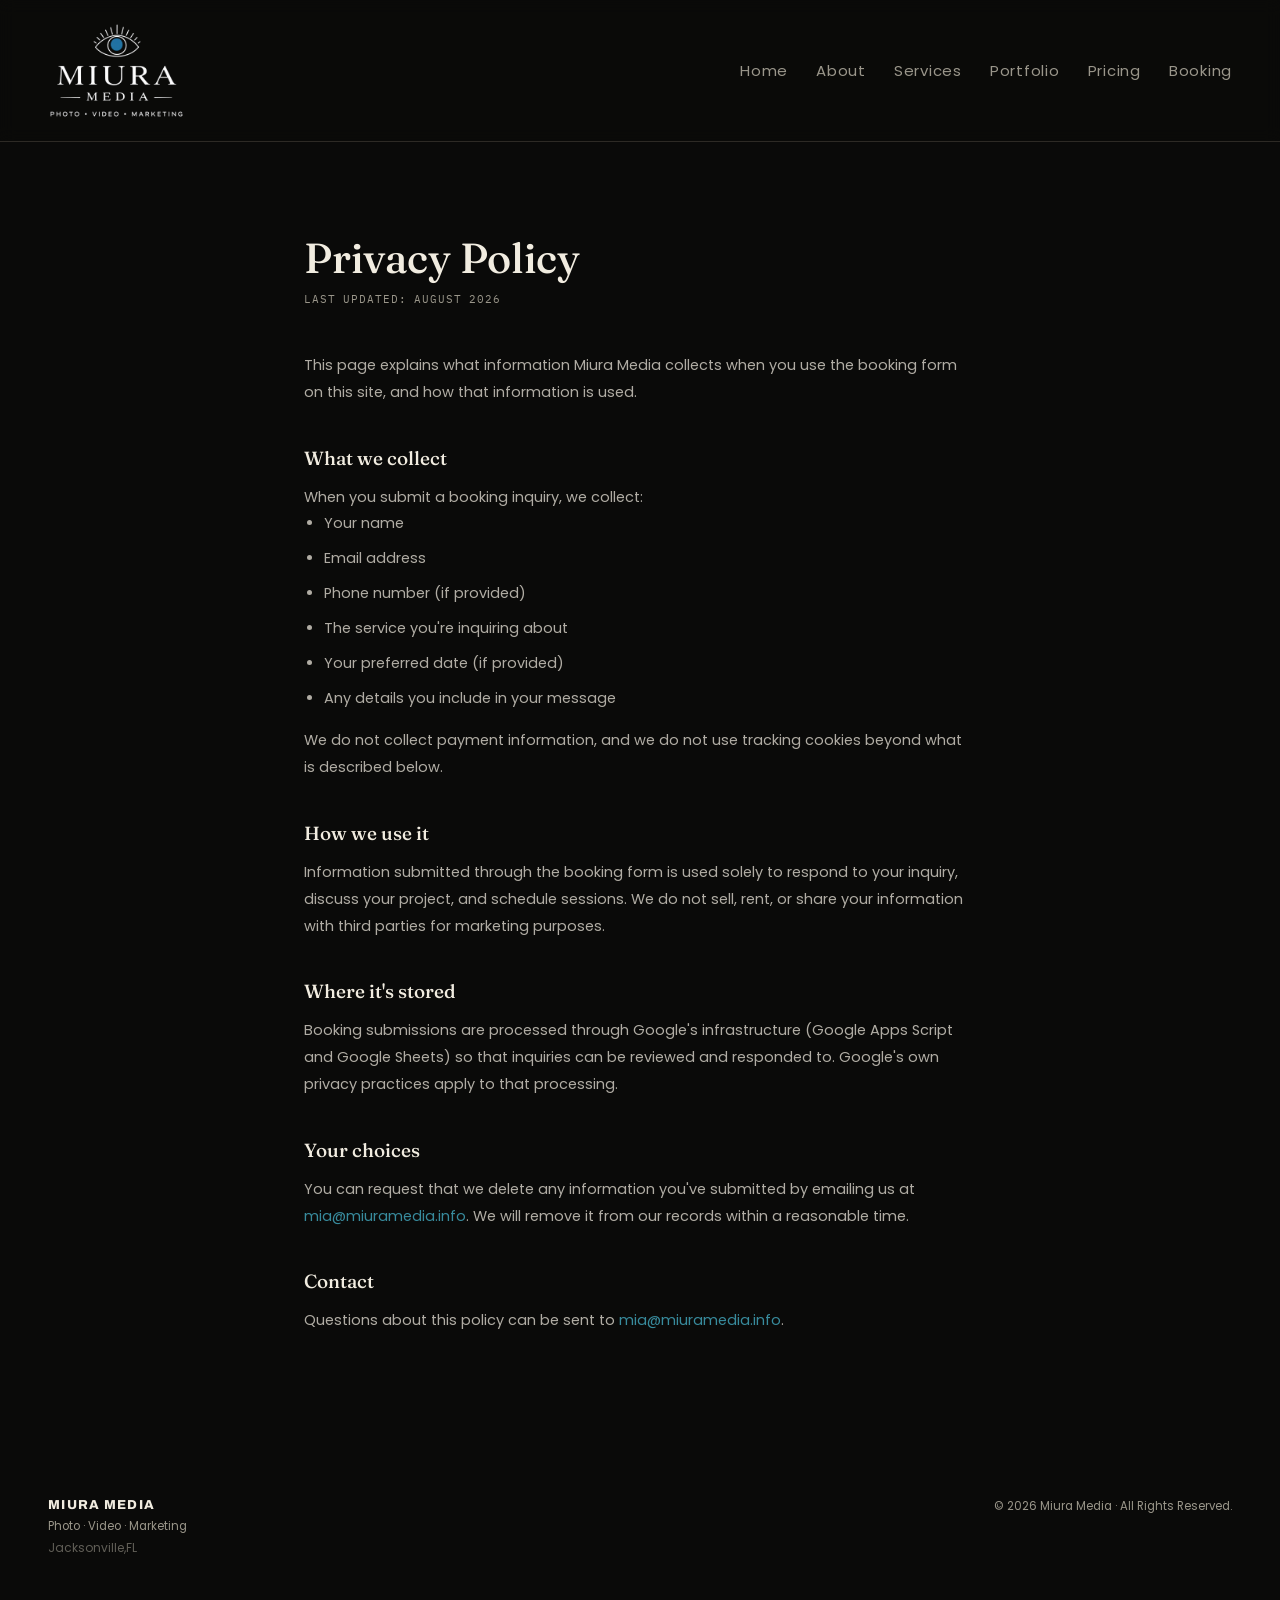
<file: privacy.html>
<!doctype html>
<html lang="en">
  <head>
    <meta charset="UTF-8" />
    <meta name="viewport" content="width=device-width, initial-scale=1" />
    <title>Privacy Policy — Miura Media</title>
    <meta
      name="description"
      content="Miura Media privacy policy — how we collect and use information submitted through our booking form."
    />
    <link rel="canonical" href="https://miuramedia.info/privacy.html" />
    <!-- <link rel="icon" type="image/png" href="images/favicon.png" /> -->
    <link
      rel="icon"
      type="image/png"
      sizes="48x48"
      href="images/logo-eye.png"
    />
    <link
      rel="icon"
      type="image/png"
      sizes="32x32"
      href="images/logo-eye.png"
    />
    <link
      rel="icon"
      type="image/png"
      sizes="16x16"
      href="images/logo-eye.png"
    />
    <link
      rel="apple-touch-icon"
      sizes="180x180"
      href="images/logo-eye.png"
    />
    <link rel="preconnect" href="https://fonts.googleapis.com" />
    <link
      href="https://fonts.googleapis.com/css2?family=Archivo:wght@800;900&family=Fraunces:opsz,wght@9..144,400;9..144,500&family=Inter:wght@400;500;600&family=IBM+Plex+Mono:wght@400;500&family=Playfair+Display:wght@500;600&family=Poppins:wght@400;500;600&display=swap"
      rel="stylesheet"
    />
    <link rel="stylesheet" href="css/style.css" />
    <style>
      .legal-wrap {
        max-width: 720px;
        margin: 0 auto;
        padding: 90px 24px 120px;
      }
      .legal-wrap h1 {
        font-family: "Fraunces", serif;
        font-size: clamp(30px, 4vw, 42px);
        font-weight: 500;
        color: var(--text);
        margin-bottom: 8px;
      }
      .legal-wrap .updated {
        font-family: "IBM Plex Mono", monospace;
        font-size: 11px;
        letter-spacing: 0.08em;
        text-transform: uppercase;
        color: var(--text-dim);
        margin-bottom: 46px;
      }
      .legal-wrap h2 {
        font-family: "Fraunces", serif;
        font-size: 19px;
        font-weight: 500;
        color: var(--text);
        margin: 40px 0 14px;
      }
      .legal-wrap p,
      .legal-wrap li {
        color: rgba(241, 236, 224, 0.72);
        font-size: 14.5px;
        line-height: 1.85;
      }
      .legal-wrap ul {
        margin: 0 0 16px;
        padding-left: 20px;
      }
      .legal-wrap li {
        margin-bottom: 8px;
      }
      .legal-wrap a {
        color: var(--teal);
        text-decoration: none;
      }
      .legal-wrap a:hover {
        text-decoration: underline;
      }
    </style>
  </head>
  <body>
    <!-- ============ NAVBAR (site geneli ile aynı) ============ -->
    <nav>
      <div class="brand">
        <a href="index.html">
          <img
            src="images/logo.webp"
            alt="Miura Media"
            style="height: 97px; width: auto; display: block"
          />
        </a>
      </div>
      <div class="navlinks">
        <a href="index.html">Home</a>
        <a href="index.html#about">About</a>
        <a href="index.html#services">Services</a>
        <a href="portfolio.html">Portfolio</a>
        <a href="index.html#pricing">Pricing</a>
        <a href="index.html#booking">Booking</a>
      </div>
      <button class="hamburger" id="hamburgerBtn" aria-label="Open menu">
        <span></span><span></span><span></span>
      </button>
    </nav>

    <div class="mobile-menu" id="mobileMenu">
      <button
        class="mobile-menu-close"
        id="mobileMenuClose"
        aria-label="Close menu"
      >
        &times;
      </button>
      <a href="index.html">Home</a>
      <a href="index.html#about">About</a>
      <a href="index.html#services">Services</a>
      <a href="portfolio.html">Portfolio</a>
      <a href="index.html#pricing">Pricing</a>
      <a href="index.html#booking">Booking</a>
    </div>

    <!-- ============ PRIVACY POLICY CONTENT ============ -->
    <div class="legal-wrap">
      <h1>Privacy Policy</h1>
      <div class="updated">Last updated: August 2026</div>

      <p>
        This page explains what information Miura Media collects when you use
        the booking form on this site, and how that information is used.
      </p>

      <h2>What we collect</h2>
      <p>When you submit a booking inquiry, we collect:</p>
      <ul>
        <li>Your name</li>
        <li>Email address</li>
        <li>Phone number (if provided)</li>
        <li>The service you're inquiring about</li>
        <li>Your preferred date (if provided)</li>
        <li>Any details you include in your message</li>
      </ul>
      <p>
        We do not collect payment information, and we do not use tracking
        cookies beyond what is described below.
      </p>

      <h2>How we use it</h2>
      <p>
        Information submitted through the booking form is used solely to respond
        to your inquiry, discuss your project, and schedule sessions. We do not
        sell, rent, or share your information with third parties for marketing
        purposes.
      </p>

      <h2>Where it's stored</h2>
      <p>
        Booking submissions are processed through Google's infrastructure
        (Google Apps Script and Google Sheets) so that inquiries can be reviewed
        and responded to. Google's own privacy practices apply to that
        processing.
      </p>

      <h2>Your choices</h2>
      <p>
        You can request that we delete any information you've submitted by
        emailing us at
        <a href="mailto:mia@miuramedia.info">mia@miuramedia.info</a>. We will
        remove it from our records within a reasonable time.
      </p>

      <h2>Contact</h2>
      <p>
        Questions about this policy can be sent to
        <a href="mailto:mia@miuramedia.info">mia@miuramedia.info</a>.
      </p>
    </div>

    <footer>
      <div>
        <div class="fbrand">MIURA MEDIA</div>
        <div>Photo · Video · Marketing</div>
        <div style="font-size: 12px; opacity: 0.6; margin-top: 4px">
          Jacksonville,FL
        </div>
      </div>
      <div>© 2026 Miura Media · All Rights Reserved.</div>
    </footer>

    <script src="js/main.js"></script>
  </body>
</html>
</file>
<file: css/style.css>
:root {
  --bg: #0a0a09;
  --panel: #131210;
  --panel-2: #1a1815;
  --line: #2d2a25;
  --text: #f1ece0;
  --text-dim: #9a968a;
  --teal: #388b9d;
}

* {
  box-sizing: border-box;
  margin: 0;
  padding: 0;
}
html {
  scroll-behavior: smooth;
}
body {
  background: var(--bg);
  color: var(--text);
  font-family: "Poppins", sans-serif;
  -webkit-font-smoothing: antialiased;
}
.display {
  font-family: "Archivo", sans-serif;
  font-weight: 900;
}
.serif {
  font-family: "Playfair Display", serif;
}
.mono {
  font-family: "IBM Plex Mono", monospace;
}
a {
  color: inherit;
}

.layout {
  display: flex;
  min-height: 100vh;
}

/* LEFT — sticky portrait, persists through Home / About / Services / Portfolio */
.left-wrap {
  position: relative;
  width: 36%;
  flex-shrink: 0;
}
.left-photo {
  position: sticky;
  top: 0;
  height: 100vh;
  width: 100%;
  background:
    linear-gradient(200deg, rgba(10, 10, 9, 0.15), rgba(10, 10, 9, 0.55) 75%),
    url("../images/person1.webp");
  background-size: cover;
  background-position: center 70%;
}
.left-photo .tag {
  position: absolute;
  bottom: 24px;
  left: 24px;
  font-family: "IBM Plex Mono", monospace;
  font-size: 10px;
  letter-spacing: 0.1em;
  color: rgba(241, 236, 224, 0.35);
}
.mobile-hero-photo {
  display: none;
}

.right {
  flex: 1;
  min-width: 0;
}

nav {
  position: sticky;
  top: 0;
  z-index: 20;
  background: rgba(10, 10, 9, 0.9);
  backdrop-filter: blur(8px);
  display: flex;
  align-items: center;
  justify-content: space-between;
  padding: 22px 48px;
  border-bottom: 1px solid var(--line);
}
.brand {
  display: flex;
  align-items: center;
  gap: 10px;
}
.brand svg {
  width: 22px;
  height: 19px;
}
.brand span {
  font-family: "Archivo", sans-serif;
  font-weight: 800;
  font-size: 14px;
  letter-spacing: 0.14em;
}
.navlinks {
  display: flex;
  gap: 28px;
  font-size: 15px;
  letter-spacing: 0.05em;
  color: var(--text-dim);
}
.navlinks a {
  text-decoration: none;
}
.navlinks a:hover {
  color: var(--teal);
}

section {
  padding: 70px 48px; /* 100px yerine 70px */
  border-bottom: 1px solid var(--line);
}
.flank {
  display: flex;
  align-items: center;
  gap: 16px;
  margin-bottom: 14px;
}
.flank.center {
  justify-content: center;
}
.flank .rule {
  width: 38px;
  height: 1px;
  background: var(--line);
}
.flank span {
  font-family: "Quicksand", sans-serif;
  font-weight: 600;
  font-size: 12px;
  letter-spacing: 0.12em;
  color: var(--teal);
  text-transform: uppercase;
}
/* HOME */
#home {
  position: relative;
  padding-top: 80px;
}
.badge {
  position: absolute;
  top: 78px;
  right: 52px;
  width: 170px;
  height: 170px;
}
.badge text {
  font-family: "IBM Plex Mono", monospace;
  font-size: 9.6px;
  letter-spacing: 0.06em;
  fill: var(--text-dim);
}
.badge .ring {
  animation: spin 18s linear infinite;
  transform-origin: 65px 65px;
}
@keyframes spin {
  to {
    transform: rotate(360deg);
  }
}

#home .name {
  font-family: "Quicksand", sans-serif;
  font-weight: 600;
  line-height: 1.05;
  letter-spacing: -0.01em;
  font-size: clamp(30px, 6.2vw, 72px);
  color: var(--text);
}

#home .name .letter {
  display: inline-block;
  opacity: 0;
  transform: translateY(22px);
  transition:
    opacity 0.6s ease,
    transform 0.6s ease;
}

#home .name .letter.in {
  opacity: 1;
  transform: translateY(0);
}

@media (prefers-reduced-motion: reduce) {
  #home .name .letter {
    opacity: 1;
    transform: none;
    transition: none;
  }
}
.founder-line {
  font-family: "Quicksand", sans-serif;
  font-weight: 500;
  font-size: 12.5px;
  letter-spacing: 0.08em;
  color: var(--text-dim);
  text-transform: uppercase;
  margin: 18px 0 0;
}

.bio {
  max-width: 440px;
  color: var(--text-dim);
  font-size: 14.5px;
  line-height: 1.75;
  margin: 14px 0 18px;
}
#home .bio {
  font-family: "Quicksand", sans-serif;
  font-weight: 500;
  font-size: 15.5px;
}
.bio-quote {
  font-family: "Fraunces", serif;
  font-style: italic;
  font-weight: 500;
  font-size: 19px;
  line-height: 1.5;
  color: var(--text);
  max-width: 400px;
  margin: 0 0 22px;
}

.booking-status {
  display: flex;
  align-items: center;
  gap: 9px;
  margin-bottom: 14px;
}

.booking-status .dot {
  width: 7px;
  height: 7px;
  border-radius: 50%;
  background: var(--teal);
  box-shadow: 0 0 0 3px rgba(56, 139, 157, 0.18);
  display: inline-block;
  flex-shrink: 0;
}

.booking-status span:last-child {
  font-family: "IBM Plex Mono", monospace;
  font-size: 10.5px;
  letter-spacing: 0.1em;
  color: var(--teal);
  text-transform: uppercase;
}

.tagline {
  font-family: "Fraunces", serif;
  font-style: italic;
  font-weight: 500;
  font-size: 17px;
  color: var(--text-dim);
  margin: 0 0 28px;
}

@media (max-width: 640px) {
  section {
    padding: 32px 20px;
  }
  #home .name {
    font-size: clamp(26px, 9vw, 38px);
  }
  .bio-quote {
    font-size: 16.5px;
    max-width: 100%;
  }
  .booking-status span:last-child {
    font-size: 9.5px;
    letter-spacing: 0.08em;
  }
  .tagline {
    font-size: 15.5px;
  }
}

.btn-row {
  display: flex;
  gap: 14px;
  flex-wrap: wrap;
}

.btn {
  display: inline-block;
  font-size: 12.5px;
  font-weight: 600;
  letter-spacing: 0.06em;
  padding: 14px 26px;
  text-decoration: none;
  transform: rotate(-1.5deg);
  transition:
    transform 0.25s ease,
    background 0.2s ease,
    color 0.2s ease,
    border-color 0.2s ease;
  font-family: "Poppins", sans-serif;
  border: none;
  background: none;
  cursor: pointer;
  appearance: none;
  -webkit-appearance: none;
}
.btn:hover {
  transform: rotate(0deg);
}

.btn-solid {
  background: var(--teal);
  color: var(--bg);
  transition: filter 0.3s ease;
}
.btn-solid:hover {
  filter: brightness(1.12);
}
.btn-ghost {
  border: 1px solid var(--text);
  color: var(--text);
  transition:
    border-color 0.3s ease,
    color 0.3s ease;
}
.btn-ghost:hover {
  border-color: var(--teal);
  color: var(--teal);
}

/* ABOUT */
#about h2 {
  font-size: clamp(28px, 3.6vw, 40px);
  font-weight: 500;
  margin-bottom: 24px;
}
#about p {
  max-width: 560px;
  color: var(--text-dim);
  font-size: 15px;
  line-height: 1.85;
  margin-bottom: 16px;
}

/* SERVICES */
.svc-cards {
  display: grid;
  grid-template-columns: repeat(4, 1fr);
  gap: 20px;
}
.svc-card {
  background: var(--panel);
  padding: 44px 22px;
  text-align: center;
  border-radius: 10px;

  box-shadow: 0 14px 34px rgba(0, 0, 0, 0.35);
  transition:
    background 0.3s ease,
    transform 0.3s ease,
    border-color 0.3s ease;
}
.svc-card:hover {
  transform: translateY(-4px);
  border-color: var(--teal);
}

.svc-icon {
  width: 64px;
  height: 44px;
  display: flex;
  align-items: center;
  justify-content: center;
  margin: 0 auto 20px;
}
.svc-icon svg {
  width: 34px;
  height: 34px;
  color: var(--text-dim);
  transition: color 0.3s ease;
}
.svc-card h3 {
  font-family: "Fraunces", serif;
  font-size: 20px;
  font-weight: 500;
  margin-bottom: 12px;
  color: var(--text);
  transition: color 0.3s ease;
}
.svc-card p {
  color: var(--text-dim);
  font-size: 15px;
  line-height: 1.75;
}
.svc-card:hover {
  background: var(--panel-2);
}
.svc-card:hover .svc-icon svg {
  color: var(--teal);
}

/* PORTFOLIO */
.filter-row {
  display: flex;
  gap: 20px;
  margin-bottom: 28px;
  font-size: 15px;

  color: var(--text-dim);
  font-family: "Poppins", sans-serif;
  flex-wrap: wrap;
}
.filter-row span.active {
  color: var(--teal);
}
.filter-row .dot {
  color: var(--line);
}
.filter-row span[data-filter] {
  cursor: pointer;
}
.filter-row span[data-filter]:hover {
  color: var(--text);
}
.grid {
  display: grid;
  grid-template-columns: repeat(3, 1fr);
  gap: 12px;
}
.g-empty {
  grid-column: 1 / -1;
  padding: 48px 0;
  text-align: center;
  font-family: "IBM Plex Mono", monospace;
  font-size: 12px;
  letter-spacing: 0.06em;
  color: var(--text-dim);
}
.g-tile {
  aspect-ratio: 1/1;
  position: relative;
  overflow: hidden;
  display: flex;
  align-items: flex-end;
  padding: 14px;
}
.g-tile::after {
  content: "";
  position: absolute;
  inset: 0;
  pointer-events: none;
  background: linear-gradient(
    180deg,
    rgba(10, 10, 9, 0.15) 0%,
    rgba(10, 10, 9, 0.6) 100%
  );
  mix-blend-mode: multiply;
}
.g-tile .cap {
  font-family: "IBM Plex Mono", monospace;
  font-size: 10.5px;
  letter-spacing: 0.08em;
  color: rgba(241, 236, 224, 0.7);
  opacity: 0;
  transition: opacity 0.2s;
  position: relative;
  z-index: 2;
}
.g-tile:hover .cap {
  opacity: 1;
}
.g-tile:hover .tint {
  opacity: 0.55;
}
.g-tile .tint {
  position: absolute;
  inset: 0;
  background: var(--bg);
  opacity: 0;
  transition: opacity 0.3s ease;
}
.g-tile {
  transition: box-shadow 0.3s ease;
}
/* .g-tile:hover {
  box-shadow: inset 0 0 0 1px var(--teal);
} */

.view-all {
  text-align: center;
  margin-top: 34px;
}
.view-all a {
  color: var(--teal);
  font-size: 12px;
  letter-spacing: 0.08em;
  text-decoration: none;
}

/* BOOKING */
#booking {
  border-bottom: none;
}
.booking-wrap {
  display: flex;
  gap: 50px;
  flex-wrap: wrap;
}
.booking-form {
  flex: 1;
  min-width: 280px;
}
.field {
  width: 100%;
  background: var(--panel);
  border: 1px solid rgba(241, 236, 224, 0.28);
  color: var(--text);
  padding: 18px 20px;
  font-size: 15px;
  margin-bottom: 18px;
  font-family: "Inter", sans-serif;
  outline: none;
  transition: border-color 0.2s ease;
}
.field:focus,
.field:focus-visible {
  outline: none;
  border-color: var(--teal);
}
.field::placeholder {
  color: var(--text-dim);
}
.date-field-wrap {
  position: relative;
  display: flex;
  align-items: center;
}
.date-field-wrap .field {
  padding-right: 46px;
}
.date-field-icon {
  position: absolute;
  top: 27%;
  right: 19px;
  width: 21px;
  height: 21px;
  color: var(--text-dim);
  pointer-events: none;
}
.date-field-wrap:focus-within .date-field-icon {
  color: var(--teal);
}
input[type="date"].field::-webkit-calendar-picker-indicator {
  opacity: 0;
  position: absolute;
  right: 0;
  top: 0;
  width: 100%;
  height: 100%;
  cursor: pointer;
}
input[type="date"].field {
  color-scheme: dark;
  position: relative;
}
textarea.field {
  resize: vertical;
  min-height: 130px;
  line-height: 1.6;
  font-size: 15px;
}
#booking-submit {
  padding: 18px 32px;
  font-size: 14px;
}

/* Custom dropdown — replaces native <select> for full style control */
.custom-select {
  position: relative;
  margin-bottom: 12px;
}
.custom-select-trigger {
  width: 100%;
  background: var(--panel);
  border: 1px solid var(--line);
  color: var(--text);
  padding: 13px 14px;
  font-size: 13px;
  font-family: "Inter", sans-serif;
  text-align: left;
  display: flex;
  align-items: center;
  justify-content: space-between;
  cursor: pointer;
  transition: border-color 0.2s ease;
  outline: none;
}
.custom-select-trigger:focus,
.custom-select-trigger:focus-visible {
  outline: none;
  border-color: var(--teal);
}
.custom-select-trigger .custom-select-label {
  color: var(--text-dim);
}
.custom-select.has-value .custom-select-trigger .custom-select-label {
  color: var(--text);
}
.custom-select-trigger:hover,
.custom-select.open .custom-select-trigger {
  border-color: var(--teal);
}
.custom-select-arrow {
  color: var(--text-dim);
  flex-shrink: 0;
  margin-left: 10px;
  transition: transform 0.2s ease;
}
.custom-select.open .custom-select-arrow {
  transform: rotate(180deg);
}
.custom-select-options {
  list-style: none;
  margin: 0;
  padding: 6px 0;
  position: absolute;
  top: calc(100% + 6px);
  left: 0;
  right: 0;
  z-index: 20;
  background: #0a0a09;
  border: 1px solid var(--line);
  max-height: 280px;
  overflow-y: auto;
  -webkit-overflow-scrolling: touch;
  touch-action: pan-y;
  overscroll-behavior: contain;
  scrollbar-width: thin;
  scrollbar-color: var(--line) transparent;
  opacity: 0;
  visibility: hidden;
  transform: translateY(-6px);
  transition:
    opacity 0.18s ease,
    transform 0.18s ease;
  box-shadow: 0 18px 40px rgba(0, 0, 0, 0.5);
}
.custom-select-options::-webkit-scrollbar {
  width: 6px;
}
.custom-select-options::-webkit-scrollbar-track {
  background: transparent;
}
.custom-select-options::-webkit-scrollbar-thumb {
  background: var(--line);
  border-radius: 3px;
}
.custom-select-options::-webkit-scrollbar-thumb:hover {
  background: var(--text-dim);
}
.custom-select.open .custom-select-options {
  opacity: 1;
  visibility: visible;
  transform: translateY(0);
}
.custom-select-options li {
  padding: 11px 14px;
  font-size: 13px;
  color: var(--text);
  cursor: pointer;
  transition:
    background 0.12s ease,
    color 0.12s ease;
}
.custom-select-options li:hover,
.custom-select-options li.active {
  background: var(--teal);
  color: var(--bg);
}

.booking-info {
  flex: 1;
  min-width: 240px;
  color: var(--text-dim);
  font-size: 13.5px;
  line-height: 2;
}
.booking-info b {
  color: var(--text);
  display: block;
  margin-bottom: 6px;
  font-family: "Fraunces", serif;
  font-size: 16px;
}
.contact-row {
  display: flex;
  flex-direction: column;
  gap: 24px;
  margin: 28px 0;
}
.contact-item {
  display: flex;
  flex-direction: column;
  gap: 4px;
}
.contact-item svg {
  width: 22px;
  height: 22px;
  color: var(--text);
  margin-bottom: 4px;
}
.contact-value {
  color: var(--text);
  font-size: 15px;
  font-weight: 500;
}
.contact-label {
  font-family: "IBM Plex Mono", monospace;
  font-size: 11px;
  letter-spacing: 0.08em;
  text-transform: uppercase;
  color: var(--text-dim);
}
.contact-note {
  color: var(--text-dim);
  font-size: 13px;
  margin: 0;
}

footer {
  padding: 44px 48px;
  display: flex;
  justify-content: space-between;
  flex-wrap: wrap;
  gap: 16px;
  color: var(--text-dim);
  font-size: 11.5px;
}
footer .fbrand {
  font-family: "Archivo", sans-serif;
  font-weight: 800;
  color: var(--text);
  font-size: 13px;
  letter-spacing: 0.1em;
  margin-bottom: 6px;
}

@media (max-width: 900px) {
  .left-wrap {
    display: none;
  }
  .badge {
    display: none;
  }
  .svc-cards {
    grid-template-columns: repeat(2, 1fr);
    gap: 12px;
  }

  .custom-select-options {
    max-height: 200px;
  }
  .custom-select-options li {
    padding: 9px 14px;
  }

  /* Full-width hero photo banner right under the nav, mobile only */

  .mobile-hero-photo {
    display: block;
    width: 100%;
    height: auto;
  }

  /* Portfolio becomes a swipeable slider on mobile */
  .grid {
    display: flex;
    grid-template-columns: unset;
    overflow-x: auto;
    scroll-snap-type: x mandatory;
    gap: 10px;
    margin: 0 -24px;
    padding: 0 24px 6px;
    -webkit-overflow-scrolling: touch;
    scrollbar-width: none;
  }
  .grid::-webkit-scrollbar {
    display: none;
  }
  .g-tile {
    flex: 0 0 80%;
    scroll-snap-align: center;
    aspect-ratio: 4/5;
  }
  .filter-row {
    overflow-x: auto;
    flex-wrap: nowrap;
    padding-bottom: 4px;
    scrollbar-width: none;
  }
  .filter-row::-webkit-scrollbar {
    display: none;
  }

  section {
    padding: 37px 24px;
  }
  nav {
    padding: 18px 24px;
  }
  .navlinks {
    display: none;
  }

  #home {
    padding-top: 24px;
  }
}

/* ---------------------------------------------
   Loading intro — plays once per session, then
   reveals the site. Eye "blinks open" from the
   real logo mark.
--------------------------------------------- */
#loading-intro {
  position: fixed;
  inset: 0;
  z-index: 9999;
  background: #0a0a09;
  display: flex;
  align-items: center;
  justify-content: center;
  transition: opacity 0.6s ease;
}
#loading-intro.intro-hidden {
  opacity: 0;
  pointer-events: none;
}
#loading-intro.intro-skip {
  transition: none;
  opacity: 0;
  pointer-events: none;
}
#intro-logo-wrap {
  width: 220px;
  overflow: hidden;
  clip-path: inset(48% 0 48% 0);
  transform: scale(0.94);
  opacity: 0;
  animation:
    introFadeIn 0.3s ease forwards,
    introBlinkOpen 0.9s cubic-bezier(0.2, 0.9, 0.3, 1) 0.3s forwards;
}
#intro-logo {
  display: block;
  width: 100%;
  height: auto;
}
@keyframes introFadeIn {
  to {
    opacity: 1;
  }
}
@keyframes introBlinkOpen {
  0% {
    clip-path: inset(48% 0 48% 0);
    transform: scale(0.94);
  }
  65% {
    clip-path: inset(0% 0 0% 0);
    transform: scale(1.03);
  }
  100% {
    clip-path: inset(0% 0 0% 0);
    transform: scale(1);
  }
}
body.intro-active {
  overflow: hidden;
}

/* ---------------------------------------------
   Mobile hamburger menu
--------------------------------------------- */
.hamburger {
  display: none;
  flex-direction: column;
  gap: 5px;
  background: none;
  border: none;
  cursor: pointer;
  padding: 8px;
  position: relative;
  z-index: 50;
}
.hamburger span {
  width: 24px;
  height: 2px;
  background: var(--text);
  display: block;
  transition:
    transform 0.25s ease,
    opacity 0.25s ease;
}
.hamburger.open span:nth-child(1) {
  transform: translateY(7px) rotate(45deg);
}
.hamburger.open span:nth-child(2) {
  opacity: 0;
}
.hamburger.open span:nth-child(3) {
  transform: translateY(-7px) rotate(-45deg);
}

.mobile-menu {
  position: fixed;
  inset: 0;
  z-index: 40;
  background: rgba(10, 10, 9, 0.98);
  display: flex;
  flex-direction: column;
  align-items: center;
  justify-content: center;
  gap: 30px;
  opacity: 0;
  pointer-events: none;
  transition: opacity 0.3s ease;
}
.mobile-menu.open {
  opacity: 1;
  pointer-events: auto;
}
.mobile-menu a {
  color: var(--text);
  font-family: "Fraunces", serif;
  font-size: 22px;
  letter-spacing: 0.05em;
  text-decoration: none;
}
.mobile-menu a:hover {
  color: var(--teal);
}

@media (max-width: 900px) {
  .hamburger {
    display: flex;
  }
}

.mobile-menu-close {
  position: absolute;
  top: 18px;
  right: 22px;
  background: none;
  border: none;
  color: var(--text);
  font-size: 48px;
  font-weight: 200;
  line-height: 1;
  cursor: pointer;
  z-index: 60;
}

/* Eye icon on hover + click-to-enlarge lightbox */
.g-tile {
  cursor: pointer;
  -webkit-tap-highlight-color: transparent;
}
.view-icon {
  position: absolute;
  top: 50%;
  left: 50%;
  width: 56px;
  height: 56px;
  border-radius: 50%;
  background: rgba(10, 10, 9, 0.35);
  border: 1px solid rgba(241, 236, 224, 0.45);
  backdrop-filter: blur(3px);
  display: flex;
  align-items: center;
  justify-content: center;
  opacity: 0;
  transform: translate(-50%, -50%) scale(0.8);
  transition:
    opacity 0.3s ease,
    transform 0.3s ease;
  pointer-events: none;
  z-index: 2;
}
.g-tile:hover .view-icon {
  opacity: 1;
  transform: translate(-50%, -50%) scale(1);
}
.g-tile.touch-active .view-icon {
  opacity: 1;
  transform: translate(-50%, -50%) scale(1);
}
.g-tile.touch-active .tint {
  opacity: 0.55;
}
.lightbox {
  position: fixed;
  inset: 0;
  z-index: 200;
  background: rgba(10, 10, 9, 0.95);
  display: none;
  align-items: center;
  justify-content: center;
  padding: 24px;
}
.lightbox.open {
  display: flex;
}
.lightbox img {
  max-width: 90vw;
  max-height: 85vh;
  object-fit: contain;
}
.lightbox-close {
  position: absolute;
  top: 20px;
  right: 28px;
  color: var(--text);
  font-size: 42px;
  font-weight: 200;
  cursor: pointer;
  line-height: 1;
}

@media (max-width: 900px) {
  .view-icon {
    display: none;
  }
}

.pricing-grid {
  display: grid;
  grid-template-columns: repeat(3, 1fr);
  gap: 20px;
}
.price-card {
  position: relative;
  overflow: hidden;
  background: #164a52;
  border: none;
  padding: 0;
  display: flex;
  flex-direction: column;
}
.price-card.mid {
  background: #1c7480;
}

.price-card .ghost {
  position: absolute;
  top: 18px;
  left: 26px;
  font-family: "Archivo", sans-serif;
  font-weight: 900;
  font-size: 38px;
  letter-spacing: 0.5px;
  color: rgba(255, 255, 255, 0.08);
  line-height: 1;
  white-space: nowrap;
  pointer-events: none;
}

.price-card .card-top {
  padding: 46px 28px 0;
  flex: 1;
}

.price-card h3 {
  position: relative;
  font-family: "Fraunces", serif;
  color: #fff;
  font-size: 19px;
  font-weight: 500;
  margin-bottom: 14px;
}
.price-card .price {
  font-family: "Fraunces", serif;
  font-size: 18px;
  color: rgba(255, 255, 255, 0.9);
  margin-bottom: 4px;
}
.price-card .desc {
  color: rgba(255, 255, 255, 0.65);
  font-size: 13px;
  margin-bottom: 22px;
}
.price-card ul {
  list-style: none;
  margin-bottom: 26px;
}
.price-card li {
  font-size: 12.5px;
  color: rgba(255, 255, 255, 0.85);
  padding: 8px 0;
  border-top: 1px solid rgba(255, 255, 255, 0.12);
  display: flex;
  gap: 8px;
}
.price-card li:first-child {
  border-top: none;
}
.price-card li::before {
  content: "—";
  color: rgba(255, 255, 255, 0.5);
  flex-shrink: 0;
}
.price-card .card-bottom {
  display: flex;
  align-items: center;
  justify-content: space-between;
  padding: 20px 28px;
  background: rgba(0, 0, 0, 0.18);
}
.price-card .card-bottom .btn {
  transform: none;
  padding: 12px 22px;
}

.inquire-btn {
  display: inline-flex;
  align-items: center;
  gap: 8px;
  font-size: 13px;
  font-weight: 600;
  letter-spacing: 0.02em;
  text-transform: none;
  border: none;
  color: #fff;
}
.inquire-btn:hover {
  color: #fff;
  border: none;
}
.inquire-btn .arrow {
  display: inline-block;
  transition: transform 0.25s ease;
}
.inquire-btn:hover .arrow {
  transform: translateX(6px) scale(1.4);
}
@media (max-width: 900px) {
  .pricing-grid {
    grid-template-columns: 1fr;
  }

  .price-card .ghost {
    font-size: 26px;
    top: 14px;
    left: 20px;
  }
  .price-card .card-top {
    padding: 34px 22px 0;
  }
  .price-card h3 {
    font-size: 17px;
    margin-bottom: 10px;
  }
  .price-card .card-bottom {
    padding: 16px 22px;
  }
}

/* ---------------------------------------------
   PAGE HEADER — portfolio.html gibi ayrı sayfalarda
   navbar altında: başlık + breadcrumb solda,
   bizim dönen eye-logo rozeti sağda.
--------------------------------------------- */
.page-header {
  position: relative;
  background: var(--panel);
  border-bottom: 1px solid var(--line);
  padding: 70px 48px;
  display: flex;
  align-items: center;
  justify-content: space-between;
  overflow: hidden;
}

.page-header-title {
  display: flex;
  align-items: center;
  gap: 24px;
  flex-wrap: wrap;
}
.page-header-title h1 {
  font-family: "Archivo", sans-serif;
  font-weight: 900;
  font-size: clamp(32px, 4.6vw, 52px);
  letter-spacing: 0.01em;
  text-transform: uppercase;
  color: rgba(241, 236, 224, 0.18);
  margin-bottom: 0;
  white-space: nowrap;
}
.page-header-title .rule {
  height: 1px;
  width: 90px;
  background: var(--line);
  flex-shrink: 0;
}
.breadcrumb {
  font-family: "IBM Plex Mono", monospace;
  font-size: 12px;
  letter-spacing: 0.06em;
  color: var(--text-dim);
  display: flex;
  align-items: center;
  gap: 8px;
}
.breadcrumb a {
  text-decoration: none;
  color: var(--text-dim);
  transition: color 0.2s ease;
}
.breadcrumb a:hover {
  color: var(--teal);
}
.breadcrumb .sep {
  color: var(--line);
}
.breadcrumb .current {
  color: var(--teal);
}

/* page-header içindeki rozet: absolute değil, normal akışta sağda */
.page-header .badge {
  position: relative;
  top: auto;
  right: auto;
  width: 150px;
  height: 150px;
  flex-shrink: 0;
}

@media (max-width: 900px) {
  .page-header {
    flex-direction: column;
    align-items: flex-start; /* ← sola yaslı, webdeki gibi */
    gap: 14px;
    padding: 50px 24px;
  }
  .page-header .badge {
    display: none !important; /* ← daire mobilde kalksın */
  }
  /* h1 ve .rule için ayrı bir kural YOK — webdeki (.page-header-title h1)
     stili aynen mobilde de kullanılıyor: soluk, uppercase, yanında çizgi */
}
@media (max-width: 900px) {
  .filter-row {
    display: flex !important;
    flex-wrap: nowrap !important;
    overflow-x: auto !important;
    white-space: nowrap;
    gap: 14px;
  }
  .filter-row span {
    flex-shrink: 0;
  }
}

.lightbox-nav {
  position: absolute;
  top: 50%;
  transform: translateY(-50%);
  background: rgba(10, 10, 9, 0.4);
  border: 1px solid rgba(241, 236, 224, 0.35);
  color: var(--text);
  font-size: 34px;
  width: 52px;
  height: 52px;
  border-radius: 50%;
  cursor: pointer;
  display: flex;
  align-items: center;
  justify-content: center;
  line-height: 1;
  transition:
    border-color 0.2s ease,
    color 0.2s ease;
  z-index: 210;
}
.lightbox-nav:hover {
  border-color: var(--teal);
  color: var(--teal);
}
.lightbox-prev {
  left: 24px;
}
.lightbox-next {
  right: 24px;
}

@media (max-width: 700px) {
  .lightbox-nav {
    width: 42px;
    height: 42px;
    font-size: 26px;
  }
  .lightbox-prev {
    left: 8px;
  }
  .lightbox-next {
    right: 8px;
  }
}
</file>
